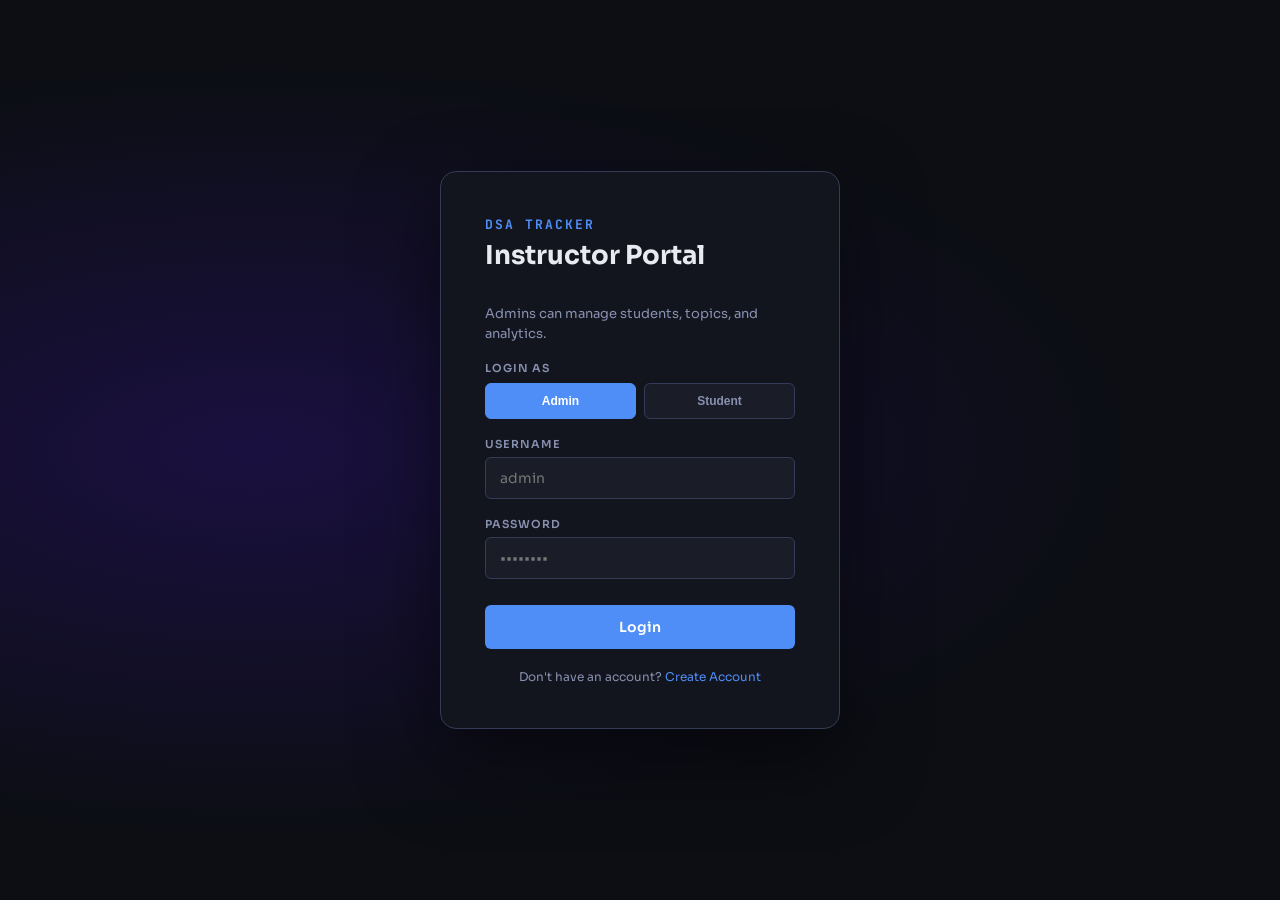
<file: index (1).html>
<!DOCTYPE html>
<html lang="en">
<head>
<meta charset="UTF-8">
<meta name="viewport" content="width=device-width, initial-scale=1.0">
<title>DSA Tracker — Instructor Portal</title>
<link href="https://fonts.googleapis.com/css2?family=JetBrains+Mono:wght@400;500;600;700&family=Sora:wght@300;400;500;600;700&display=swap" rel="stylesheet">
<link rel="stylesheet" href="styles.css">
</head>
</head>
<body>

<!-- ════════════════ LOGIN ════════════════ -->
<div id="login-screen">
  <div class="login-card" id="login-card">
    <div class="login-logo">DSA TRACKER</div>
    <div class="login-title" id="auth-title">Instructor Portal</div>
    <div class="login-info" id="role-desc">Login as an instructor to manage students and topics, or choose student access for your personal dashboard.</div>
    <div class="login-error" id="login-error">Invalid username or password.</div>
    <div class="form-group">
      <label class="login-label">Login As</label>
      <div class="role-switch">
        <button type="button" class="role-btn active" data-role="admin" onclick="selectRole('admin')">Admin</button>
        <button type="button" class="role-btn" data-role="student" onclick="selectRole('student')">Student</button>
      </div>
    </div>
    <div class="form-group" id="name-row" style="display:none;">
      <label class="login-label">Full Name</label>
      <input class="login-input" type="text" id="login-name" placeholder="Your full name">
    </div>
    <div class="form-group">
      <label class="login-label">Username</label>
      <input class="login-input" type="text" id="login-ID" placeholder="admin" onkeydown="if(event.key==='Enter')handleAuth()">
    </div>
    <div class="form-group">
      <label class="login-label">Password</label>
      <input class="login-input" type="password" id="login-pass" placeholder="••••••••" onkeydown="if(event.key==='Enter')handleAuth()">
    </div>
    <button class="login-btn" id="auth-btn" onclick="handleAuth()">Login</button>
    <div class="auth-footer">
      <span id="toggle-text">Don't have an account?</span>
      <a onclick="toggleAuthMode()" id="auth-toggle"> Create Account</a>
    </div>
  </div>
</div>

<!-- ════════════════ APP ════════════════ -->
<div id="app">
  <div class="layout">

    <!-- SIDEBAR -->
    <nav class="sidebar">
      <div class="sidebar-logo">DSA TRACKER<span>Instructor Portal</span></div>
      <div class="nav-section">
        <div class="nav-label">Overview</div>
        <div class="nav-item active" onclick="navigate('dashboard',this)"><span class="nav-icon">⬡</span> Dashboard</div>
        <div class="nav-label" style="margin-top:14px;">Manage</div>
        <div class="nav-item" onclick="navigate('students',this)"><span class="nav-icon">◈</span> Students</div>
        <div class="nav-item" onclick="navigate('topics',this)"><span class="nav-icon">⟐</span> Topics</div>
        <div class="nav-item" onclick="navigate('passwords',this)"><span class="nav-icon">🔑</span> Passwords</div>
        <div class="nav-label" style="margin-top:14px;">Insights</div>
        <div class="nav-item" onclick="navigate('activity',this)"><span class="nav-icon">◎</span> Activity Log</div>
        <div class="nav-item" onclick="navigate('alerts',this)"><span class="nav-icon">◬</span> Alerts</div>
      </div>
      <div class="sidebar-footer">
        <button class="logout-btn" onclick="handleLogout()"><span style="font-size:16px">⏻</span> Logout</button>
      </div>
    </nav>

    <!-- MAIN -->
    <div class="main">
      <div class="topbar">
        <div class="topbar-left">
          <span class="page-title" id="page-title">Dashboard</span>
        </div>
        <div class="topbar-right">
          <div class="search-wrap" id="search-wrap" style="display:none;">
            <span class="search-icon">⌕</span>
            <input class="search-input" id="search-box" placeholder="Search students…" oninput="handleSearch(this.value)">
          </div>
          <button class="btn-primary" id="add-btn" onclick="openAddModal()">+ Add Student</button>
        </div>
      </div>

      <div class="content">

        <!-- ── DASHBOARD PAGE ── -->
        <div class="page active" id="page-dashboard">
          <div class="metrics">
            <div class="metric-card">
              <div class="metric-label">Total Students</div>
              <div class="metric-value metric-accent" id="m-students">0</div>
              <div class="metric-sub">Enrolled this cohort</div>
            </div>
            <div class="metric-card">
              <div class="metric-label">Avg Completion</div>
              <div class="metric-value metric-green" id="m-completion">0%</div>
              <div class="metric-sub">Across all topics</div>
            </div>
            <div class="metric-card">
              <div class="metric-label">At Risk</div>
              <div class="metric-value metric-red" id="m-risk">0</div>
              <div class="metric-sub">Zero streak students</div>
            </div>
            <div class="metric-card">
              <div class="metric-label">Total Topics</div>
              <div class="metric-value metric-orange" id="m-topics">0</div>
              <div class="metric-sub">In curriculum</div>
            </div>
          </div>

          <div class="grid3">
            <div class="card">
              <div class="card-header">
                <span class="card-title">Topic Coverage</span>
                <div class="card-tabs">
                  <button class="tab-btn active" onclick="filterTopics('all',this)">All</button>
                  <button class="tab-btn" onclick="filterTopics('Linear',this)">Linear</button>
                  <button class="tab-btn" onclick="filterTopics('Algorithms',this)">Algos</button>
                  <button class="tab-btn" onclick="filterTopics('Dynamic',this)">DP</button>
                </div>
              </div>
              <div class="card-body" id="topic-list"></div>
            </div>

            <div style="display:flex;flex-direction:column;gap:20px;">
              <div class="card">
                <div class="card-header"><span class="card-title">Leaderboard</span></div>
                <div class="card-body" id="student-list"></div>
              </div>
              <div class="card">
                <div class="card-header" style="display:flex;justify-content:space-between;align-items:center;">
                  <span class="card-title">Activity Heatmap</span>
                  <div style="display:flex;align-items:center;gap:8px;font-size:12px;">
                    <button class="nav-calendar-btn" onclick="prevMonth()">←</button>
                    <span id="calendar-month" style="min-width:120px;text-align:center;font-weight:600;color:var(--text2);">January 2026</span>
                    <button class="nav-calendar-btn" onclick="nextMonth()">→</button>
                  </div>
                </div>
                <div id="heatmap-wrapper">
                  <div id="calendar-header">
                    <div class="calendar-day-label">Sun</div>
                    <div class="calendar-day-label">Mon</div>
                    <div class="calendar-day-label">Tue</div>
                    <div class="calendar-day-label">Wed</div>
                    <div class="calendar-day-label">Thu</div>
                    <div class="calendar-day-label">Fri</div>
                    <div class="calendar-day-label">Sat</div>
                  </div>
                  <div id="heatmap"></div>
                </div>
              </div>
            </div>
          </div>
        </div>

        <!-- ── STUDENTS PAGE ── -->
        <div class="page" id="page-students">
          <div class="card">
            <div class="table-wrap">
              <table>
                <thead>
                  <tr>
                    <th>Student</th><th>Topics Done</th><th>Score</th><th>Streak</th><th>Status</th><th>Progress</th><th>Actions</th>
                  </tr>
                </thead>
                <tbody id="students-tbody"></tbody>
              </table>
            </div>
          </div>
        </div>

        <!-- ── TOPICS PAGE ── -->
        <div class="page" id="page-topics">
          <div class="card">
            <div class="table-wrap">
              <table>
                <thead>
                  <tr><th>Topic</th><th>Category</th><th>Difficulty</th><th>Problems</th><th>Completion</th><th>Students</th></tr>
                </thead>
                <tbody id="topics-tbody"></tbody>
              </table>
            </div>
          </div>
        </div>

        <!-- ── ACTIVITY PAGE ── -->
        <div class="page" id="page-activity">
          <div class="card">
            <div class="card-header">
              <span class="card-title">Recent Activity</span>
              <div class="card-tabs">
                <button class="tab-btn active" onclick="filterActivity('all',this)">All</button>
                <button class="tab-btn" onclick="filterActivity('solved',this)">Solved</button>
                <button class="tab-btn" onclick="filterActivity('completed',this)">Completed</button>
                <button class="tab-btn" onclick="filterActivity('started',this)">Started</button>
              </div>
            </div>
            <div class="card-body" id="activity-log"></div>
          </div>
        </div>

        <!-- ── ALERTS PAGE ── -->
        <div class="page" id="page-alerts">
          <div class="grid2">
            <div class="card">
              <div class="card-header"><span class="card-title" style="color:var(--red)">⚠ At-Risk Students</span></div>
              <div class="card-body" id="alerts-risk"></div>
            </div>
            <div class="card">
              <div class="card-header"><span class="card-title" style="color:var(--green)">★ Top Performers</span></div>
              <div class="card-body" id="alerts-top"></div>
            </div>
          </div>
        </div>

        <!-- ── PASSWORDS PAGE ── -->
        <div class="page" id="page-passwords">
          <div class="card">
            <div class="card-header"><span class="card-title">Student Login Credentials</span></div>
            <div class="card-body">
              <div class="table-wrap">
                <table>
                  <thead>
                    <tr>
                      <th>Student Name</th><th>Username</th><th>Password</th>
                    </tr>
                  </thead>
                  <tbody id="passwords-tbody"></tbody>
                </table>
              </div>
            </div>
          </div>
        </div>

      </div><!-- /content -->
    </div><!-- /main -->
  </div><!-- /layout -->
</div><!-- /app -->

<div id="student-app" style="display:none; height: 100vh; overflow: hidden;">
  <div class="layout">
    <!-- STUDENT SIDEBAR -->
    <nav class="sidebar">
      <div class="sidebar-logo">DSA TRACKER<span>Student Portal</span></div>
      <div class="nav-section">
        <div class="nav-label">Overview</div>
        <div class="nav-item active" onclick="navigateStudent('dashboard',this)"><span class="nav-icon">⬡</span> Dashboard</div>
        <div class="nav-label" style="margin-top:14px;">Learning</div>
        <div class="nav-item" onclick="navigateStudent('courses',this)"><span class="nav-icon">⟐</span> Courses</div>
        <div class="nav-item" onclick="navigateStudent('tasks',this)"><span class="nav-icon">◈</span> Tasks</div>
        <div class="nav-label" style="margin-top:14px;">History</div>
        <div class="nav-item" onclick="navigateStudent('activity',this)"><span class="nav-icon">◎</span> Activity Log</div>
      </div>
      <div class="sidebar-footer">
        <button class="logout-btn" onclick="handleLogout()"><span style="font-size:16px">⏻</span> Logout</button>
      </div>
    </nav>

    <div class="main">
      <div class="topbar">
        <div class="topbar-left"><span class="page-title" id="student-topbar-title">Dashboard</span></div>
      </div>
      <div class="content">
        <!-- DASHBOARD -->
        <div class="page active" id="student-page-dashboard">
          <div id="student-welcome" style="margin-bottom: 20px; font-weight: 600; font-size: 16px;">Welcome back</div>
          <div class="metrics" id="student-metrics" style="margin-bottom:20px;"></div>
          <div class="grid2">
            <div class="card">
              <div class="card-header" style="display:flex;justify-content:space-between;align-items:center;">
                <span class="card-title">Your Login Activity</span>
                <div style="display:flex;align-items:center;gap:8px;font-size:12px;">
                  <button class="nav-calendar-btn" onclick="prevStudentMonth()">←</button>
                  <span id="student-calendar-month" style="min-width:120px;text-align:center;font-weight:600;color:var(--text2);">January 2026</span>
                  <button class="nav-calendar-btn" onclick="nextStudentMonth()">→</button>
                </div>
              </div>
              <div id="student-heatmap-wrapper" style="padding:16px 20px;">
                <div id="student-calendar-header">
                  <div class="calendar-day-label">Sun</div><div class="calendar-day-label">Mon</div><div class="calendar-day-label">Tue</div><div class="calendar-day-label">Wed</div><div class="calendar-day-label">Thu</div><div class="calendar-day-label">Fri</div><div class="calendar-day-label">Sat</div>
                </div>
                <div id="student-heatmap"></div>
              </div>
            </div>
            <div class="card">
              <div class="card-header"><span class="card-title">Recent Activity</span></div>
              <div class="card-body" id="student-activity" style="max-height: 300px; overflow-y: auto;"></div>
            </div>
          </div>
        </div>
        <!-- COURSES -->
        <div class="page" id="student-page-courses">
          <div class="card">
            <div class="card-header"><span class="card-title">Completed Topics</span></div>
            <div class="card-body" id="student-topics"></div>
          </div>
          <div class="card">
            <div class="card-header"><span class="card-title">Available Courses</span></div>
            <div class="card-body" id="student-courses"></div>
          </div>
        </div>
        <!-- TASKS -->
        <div class="page" id="student-page-tasks">
          <div class="card">
            <div class="card-header"><span class="card-title">Current Tasks</span></div>
            <div class="card-body" id="student-tasks"></div>
          </div>
        </div>
        <!-- ACTIVITY LOG (FULL) -->
        <div class="page" id="student-page-activity">
          <div class="card">
            <div class="card-header"><span class="card-title">Full Activity History</span></div>
            <div class="card-body" id="student-full-activity"></div>
          </div>
        </div>
      </div>
    </div>
  </div><!-- /layout -->
</div>

<!-- ── MODAL ── -->
<div id="modal" onclick="closeModal(event)">
  <div class="modal-card">
    <div class="modal-header">
      <span class="modal-title" id="modal-title"></span>
      <button class="modal-close" onclick="document.getElementById('modal').style.display='none'">✕</button>
    </div>
    <div class="modal-body" id="modal-body"></div>
    <div class="modal-footer">
      <button class="btn-cancel" onclick="document.getElementById('modal').style.display='none'">Cancel</button>
      <button class="btn-save" onclick="saveModal()">Save</button>
    </div>
  </div>
</div>

<script src="script.js"></script>
</body>
</html>
</body>
</html>
</file>
<file: styles.css>
:root {
    --bg: #0c0e14;
    --bg2: #13151e;
    --bg3: #1a1d28;
    --bg4: #21253a;
    --border: #2a2f45;
    --border2: #353b56;
    --text: #e8eaf2;
    --text2: #8890b0;
    --text3: #555d80;
    --accent: #4f8ef7;
    --accent2: #7b5cf0;
    --green: #34c77b;
    --orange: #f5a623;
    --red: #e85454;
    --yellow: #f5d020;
    --radius: 10px;
    --radius2: 6px;
    --mono: 'JetBrains Mono', monospace;
    --sans: 'Sora', sans-serif;
  }
  *, *::before, *::after { box-sizing: border-box; margin: 0; padding: 0; }
  html, body { height: 100%; font-family: var(--sans); background: var(--bg); color: var(--text); font-size: 14px; }

  /* ─── SCROLLBAR ─── */
  ::-webkit-scrollbar { width: 5px; height: 5px; }
  ::-webkit-scrollbar-track { background: transparent; }
  ::-webkit-scrollbar-thumb { background: var(--border2); border-radius: 99px; }

  /* ─── LOGIN ─── */
  #login-screen {
    display: flex; align-items: center; justify-content: center;
    min-height: 100vh;
    background: radial-gradient(ellipse at 20% 50%, #1a1040 0%, var(--bg) 60%),
                radial-gradient(ellipse at 80% 20%, #0d2240 0%, transparent 50%);
  }
  .login-card {
    background: var(--bg2); border: 1px solid var(--border2);
    border-radius: 16px; padding: 44px; width: 400px;
    box-shadow: 0 30px 80px rgba(0,0,0,0.5);
  }
  .login-logo {
    font-family: var(--mono); font-weight: 700; font-size: 13px;
    color: var(--accent); letter-spacing: 2px; text-transform: uppercase;
    margin-bottom: 6px;
  }
  .login-title {
    font-size: 26px; font-weight: 700; margin-bottom: 32px; color: var(--text);
  }
  .login-label { display: block; font-size: 11px; font-weight: 600; color: var(--text2); letter-spacing: 1px; text-transform: uppercase; margin-bottom: 6px; }
  .login-input {
    width: 100%; background: var(--bg3); border: 1px solid var(--border2);
    border-radius: var(--radius2); padding: 11px 14px; color: var(--text);
    font-family: var(--sans); font-size: 14px; outline: none;
    transition: border-color .2s;
  }
  .login-input:focus { border-color: var(--accent); }
  .form-group { margin-bottom: 18px; }
  .login-btn {
    width: 100%; background: var(--accent); border: none; border-radius: var(--radius2);
    padding: 13px; color: #fff; font-family: var(--sans); font-size: 14px;
    font-weight: 600; cursor: pointer; margin-top: 8px; transition: opacity .2s, transform .1s;
  }
  .login-btn:hover { opacity: .9; }
  .login-btn:active { transform: scale(.98); }
  .login-error {
    display: none; color: var(--red); font-size: 12px;
    background: #e8545415; border: 1px solid #e8545430;
    border-radius: var(--radius2); padding: 9px 12px; margin-bottom: 16px;
  }
  .auth-footer { margin-top: 20px; text-align: center; font-size: 12px; color: var(--text2); }
  .auth-footer a { color: var(--accent); cursor: pointer; text-decoration: none; }
  .auth-footer a:hover { text-decoration: underline; }
  .login-info { font-size: 13px; color: var(--text2); margin-bottom: 18px; line-height: 1.5; }
  .role-switch { display: flex; gap: 8px; margin-top: 8px; }
  .role-btn {
    flex: 1; background: var(--bg3); border: 1px solid var(--border2); color: var(--text2);
    border-radius: var(--radius2); padding: 10px 12px; cursor: pointer;
    font-size: 12px; font-weight: 700; transition: all .2s;
  }
  .role-btn.active { background: var(--accent); color: #fff; border-color: var(--accent); }
  .role-btn:disabled { opacity: .4; cursor: not-allowed; }
  @keyframes shake { 0%,100%{transform:translateX(0)} 25%{transform:translateX(-6px)} 75%{transform:translateX(6px)} }

  /* ─── APP LAYOUT ─── */
  #app { display: none; height: 100vh; overflow: hidden; }
  .layout { display: flex; height: 100%; }

  /* ─── SIDEBAR ─── */
  .sidebar {
    width: 220px; min-width: 220px; background: var(--bg2);
    border-right: 1px solid var(--border);
    display: flex; flex-direction: column; padding: 20px 0;
  }
  .sidebar-logo {
    padding: 0 20px 24px;
    font-family: var(--mono); font-size: 12px; font-weight: 700;
    color: var(--accent); letter-spacing: 2px;
    border-bottom: 1px solid var(--border);
  }
  .sidebar-logo span { display: block; color: var(--text3); font-weight: 400; margin-top: 2px; }
  .nav-section { padding: 16px 12px 0; flex: 1; }
  .nav-label { font-size: 9px; font-weight: 700; letter-spacing: 1.5px; color: var(--text3); text-transform: uppercase; padding: 0 8px; margin-bottom: 6px; }
  .nav-item {
    display: flex; align-items: center; gap: 10px;
    padding: 9px 10px; border-radius: var(--radius2); cursor: pointer;
    color: var(--text2); font-size: 13px; font-weight: 500;
    transition: background .15s, color .15s; margin-bottom: 2px;
  }
  .nav-item:hover { background: var(--bg3); color: var(--text); }
  .nav-item.active { background: var(--accent)18; color: var(--accent); }
  .nav-icon { font-size: 16px; width: 20px; text-align: center; }
  .sidebar-footer { padding: 16px 12px; border-top: 1px solid var(--border); }
  .logout-btn {
    display: flex; align-items: center; gap: 10px;
    padding: 9px 10px; border-radius: var(--radius2); cursor: pointer;
    color: var(--text3); font-size: 13px; font-weight: 500;
    transition: all .15s; width: 100%; background: none; border: none; font-family: var(--sans);
  }
  .logout-btn:hover { background: var(--red)18; color: var(--red); }

  /* ─── MAIN ─── */
  .main { flex: 1; display: flex; flex-direction: column; overflow: hidden; }
  .topbar {
    display: flex; align-items: center; justify-content: space-between;
    padding: 0 28px; height: 60px; border-bottom: 1px solid var(--border);
    background: var(--bg2); flex-shrink: 0;
  }
  .topbar-left { display: flex; align-items: center; gap: 12px; }
  .page-title { font-size: 16px; font-weight: 700; }
  .topbar-right { display: flex; align-items: center; gap: 10px; }
  .search-wrap { position: relative; }
  .search-input {
    background: var(--bg3); border: 1px solid var(--border2);
    border-radius: var(--radius2); padding: 7px 12px 7px 32px;
    color: var(--text); font-family: var(--sans); font-size: 13px;
    outline: none; width: 220px; transition: border-color .2s;
  }
  .search-input:focus { border-color: var(--accent); }
  .search-icon { position: absolute; left: 10px; top: 50%; transform: translateY(-50%); color: var(--text3); font-size: 13px; }
  .btn-primary {
    background: var(--accent); border: none; border-radius: var(--radius2);
    padding: 8px 16px; color: #fff; font-family: var(--sans); font-size: 13px;
    font-weight: 600; cursor: pointer; transition: opacity .15s;
  }
  .btn-primary:hover { opacity: .85; }

  /* ─── CONTENT ─── */
  .content { flex: 1; overflow-y: auto; padding: 28px; }
  .page { display: none; }
  .page.active { display: block; }

  /* ─── METRICS ─── */
  .metrics { display: grid; grid-template-columns: repeat(4, 1fr); gap: 12px; margin-bottom: 20px; }
  .metric-card {
    background: var(--bg2); border: 1px solid var(--border);
    border-radius: var(--radius); padding: 12px 14px;
  }
  .metric-label { font-size: 10px; font-weight: 600; color: var(--text3); text-transform: uppercase; letter-spacing: 0.5px; margin-bottom: 4px; }
  .metric-value { font-size: 22px; font-weight: 700; font-family: var(--mono); }
  .metric-sub { font-size: 10px; color: var(--text3); margin-top: 2px; }
  .metric-accent { color: var(--accent); }
  .metric-green { color: var(--green); }
  .metric-red { color: var(--red); }
  .metric-orange { color: var(--orange); }

  /* ─── GRID ─── */
  .grid2 { display: grid; grid-template-columns: 1fr 1fr; gap: 20px; margin-bottom: 20px; }
  .grid3 { display: grid; grid-template-columns: 2fr 1fr; gap: 20px; }

  /* ─── CARD ─── */
  .card { background: var(--bg2); border: 1px solid var(--border); border-radius: var(--radius); margin-bottom: 16px; }
  .card-header {
    display: flex; align-items: center; justify-content: space-between;
    padding: 12px 16px; border-bottom: 1px solid var(--border);
  }
  .card-title { font-size: 12px; font-weight: 600; }
  .card-body { padding: 12px 16px; }
  .card-tabs { display: flex; gap: 4px; }
  .tab-btn {
    background: none; border: 1px solid transparent; border-radius: var(--radius2);
    padding: 4px 10px; font-size: 11px; font-weight: 600; cursor: pointer;
    color: var(--text2); font-family: var(--sans); transition: all .15s;
  }
  .tab-btn:hover { background: var(--bg3); color: var(--text); }
  .tab-btn.active { background: var(--accent)20; border-color: var(--accent)40; color: var(--accent); }

  /* ─── TOPIC PROGRESS ─── */
  .topic-row { display: grid; grid-template-columns: 120px 90px 1fr 40px; align-items: center; gap: 10px; padding: 5px 0; border-bottom: 1px solid var(--border)80; }
  .topic-row:last-child { border-bottom: none; }
  .topic-name { font-size: 12px; font-weight: 500; }
  .topic-cat { font-size: 10px; color: var(--text3); }
  .prog-bar { height: 6px; background: var(--bg4); border-radius: 99px; overflow: hidden; }
  .prog-fill { height: 100%; border-radius: 99px; transition: width .5s; }
  .prog-pct { font-family: var(--mono); font-size: 10px; font-weight: 600; text-align: right; }

  /* ─── LEADERBOARD ─── */
  .student-row {
    display: flex; align-items: center; gap: 10px;
    padding: 8px 0; border-bottom: 1px solid var(--border)60; cursor: pointer;
    transition: background .1s; border-radius: var(--radius2); padding-left: 4px; padding-right: 4px;
  }
  .student-row:hover { background: var(--bg3); }
  .student-row:last-child { border-bottom: none; }
  .avatar {
    width: 32px; height: 32px; border-radius: 8px;
    font-size: 11px; font-weight: 700; font-family: var(--mono);
    display: flex; align-items: center; justify-content: center; flex-shrink: 0;
  }
  .student-name { flex: 1; font-size: 13px; font-weight: 500; }
  .student-score { font-family: var(--mono); font-size: 13px; font-weight: 600; color: var(--accent); }
  .status-dot { width: 7px; height: 7px; border-radius: 50%; }
  .dot-active { background: var(--green); box-shadow: 0 0 6px var(--green)80; }
  .dot-idle { background: var(--orange); }
  .dot-offline { background: var(--text3); }

  /* ─── HEATMAP ─── */
  .nav-calendar-btn { background: none; border: none; color: var(--accent); font-size: 14px; cursor: pointer; padding: 2px 6px; font-weight: bold; transition: all .2s; }
  .nav-calendar-btn:hover { opacity: 0.8; }
  #heatmap-wrapper { padding: 12px 16px; }
  #student-heatmap-wrapper { padding: 12px 16px; }
  #calendar-header { display: grid; grid-template-columns: repeat(7, 1fr); gap: 3px; margin-bottom: 6px; text-align: center; }
  #student-calendar-header { display: grid; grid-template-columns: repeat(7, 1fr); gap: 3px; margin-bottom: 6px; text-align: center; }
  .calendar-day-label { font-size: 8px; font-weight: 700; color: var(--text3); text-transform: uppercase; letter-spacing: 0.5px; padding: 2px 0; }
  #heatmap { display: grid; grid-template-columns: repeat(7, 1fr); gap: 3px; }
  #student-heatmap { display: grid; grid-template-columns: repeat(7, 1fr); gap: 3px; }
  .heat-cell { aspect-ratio: 1; border-radius: 3px; cursor: pointer; transition: transform .1s; position: relative; display: flex; align-items: center; justify-content: center; font-size: 7px; font-weight: 600; }
  .heat-cell:hover { transform: scale(1.2); box-shadow: 0 0 8px rgba(0,0,0,0.3); }
  .heat-cell.empty { background: var(--bg3); color: var(--text3); }
  .heat-0 { background: var(--bg4); color: var(--text3); }
  .heat-1 { background: #1a3a5c; color: #fff; }
  .heat-2 { background: #1d5a8a; color: #fff; }
  .heat-3 { background: #2678bc; color: #fff; }
  .heat-4 { background: var(--accent); color: #fff; }

  /* ─── TABLE ─── */
  .table-wrap { overflow-x: auto; }
  table { width: 100%; border-collapse: collapse; }
  th { font-size: 10px; font-weight: 700; text-transform: uppercase; letter-spacing: 1px; color: var(--text3); padding: 10px 16px; text-align: left; border-bottom: 1px solid var(--border); background: var(--bg3); }
  td { padding: 11px 16px; border-bottom: 1px solid var(--border)50; font-size: 13px; vertical-align: middle; }
  tr:last-child td { border-bottom: none; }
  tr:hover td { background: var(--bg3)80; }
  .badge { font-size: 10px; font-weight: 700; padding: 3px 8px; border-radius: 99px; text-transform: uppercase; letter-spacing: .5px; }
  .badge-easy { background: var(--green)20; color: var(--green); }
  .badge-med { background: var(--orange)20; color: var(--orange); }
  .badge-hard { background: var(--red)20; color: var(--red); }
  .status-badge { font-size: 11px; font-weight: 600; padding: 3px 9px; border-radius: 99px; }
  .status-active { background: var(--green)18; color: var(--green); }
  .status-idle { background: var(--orange)18; color: var(--orange); }
  .status-offline { background: var(--text3)18; color: var(--text2); }
  .mini-bar { display: flex; gap: 3px; }
  .mini-block { width: 12px; height: 12px; border-radius: 2px; }
  .btn-sm {
    background: var(--bg4); border: 1px solid var(--border2);
    border-radius: var(--radius2); padding: 4px 10px;
    font-size: 11px; font-weight: 600; cursor: pointer;
    color: var(--text2); font-family: var(--sans); transition: all .15s;
  }
  .btn-sm:hover { background: var(--accent)20; border-color: var(--accent)40; color: var(--accent); }
  .btn-sm.danger:hover { background: var(--red)20; border-color: var(--red)40; color: var(--red); }

  /* ─── ACTIVITY LOG ─── */
  .activity-item { display: flex; align-items: center; gap: 10px; padding: 6px 0; border-bottom: 1px solid var(--border)50; }
  .activity-item:last-child { border-bottom: none; }
  .activity-info { flex: 1; font-size: 12px; }
  .activity-type { font-size: 9px; font-weight: 700; padding: 2px 6px; border-radius: 99px; text-transform: uppercase; letter-spacing: .5px; }
  .activity-time { font-size: 10px; color: var(--text3); font-family: var(--mono); width: 50px; text-align: right; }

  /* ─── ALERTS ─── */
  .alert-row { display: flex; align-items: flex-start; gap: 12px; padding: 12px 0; border-bottom: 1px solid var(--border)50; }
  .alert-row:last-child { border-bottom: none; }
  .alert-icon { font-size: 18px; margin-top: 2px; }
  .alert-title { font-size: 13px; font-weight: 600; margin-bottom: 2px; }
  .alert-sub { font-size: 11px; color: var(--text2); }

  /* ─── COURSE AND TASK ITEMS ─── */
  .course-item { display: flex; align-items: center; justify-content: space-between; padding: 8px 0; border-bottom: 1px solid var(--border)50; }
  .course-item:last-child { border-bottom: none; }
  .course-info { flex: 1; }
  .course-name { font-size: 12px; font-weight: 600; display: block; }
  .course-cat { font-size: 10px; color: var(--text3); }
  .task-item { display: flex; align-items: center; gap: 10px; padding: 6px 0; border-bottom: 1px solid var(--border)50; }
  .task-item:last-child { border-bottom: none; }
  .task-item.completed { opacity: 0.6; }
  .task-desc { flex: 1; font-size: 12px; }
  .task-topic { font-size: 10px; color: var(--text3); font-weight: 500; }

  /* ─── MODAL ─── */
  #modal {
    display: none; position: fixed; inset: 0; z-index: 100;
    background: #000000aa; align-items: center; justify-content: center;
    backdrop-filter: blur(4px);
  }
  .modal-card {
    background: var(--bg2); border: 1px solid var(--border2);
    border-radius: 14px; width: 440px; max-width: 96vw;
    box-shadow: 0 30px 80px rgba(0,0,0,.6);
  }
  .modal-header {
    display: flex; align-items: center; justify-content: space-between;
    padding: 20px 24px; border-bottom: 1px solid var(--border);
  }
  .modal-title { font-size: 15px; font-weight: 700; }
  .modal-close { background: none; border: none; color: var(--text3); font-size: 20px; cursor: pointer; line-height: 1; }
  .modal-close:hover { color: var(--text); }
  .modal-body { padding: 24px; }
  .modal-footer { padding: 16px 24px; border-top: 1px solid var(--border); display: flex; justify-content: flex-end; gap: 8px; }
  .form-label { display: block; font-size: 11px; font-weight: 700; color: var(--text2); letter-spacing: 1px; text-transform: uppercase; margin-bottom: 6px; }
  .form-input {
    width: 100%; background: var(--bg3); border: 1px solid var(--border2);
    border-radius: var(--radius2); padding: 10px 12px; color: var(--text);
    font-family: var(--sans); font-size: 13px; outline: none; transition: border-color .2s;
    /*-webkit-appearance: none;*/
  }
  .form-input:focus { border-color: var(--accent); }
  .form-input option { background: var(--bg3); }
  .form-row { margin-bottom: 16px; }
  .form-row:last-child { margin-bottom: 0; }
  .btn-cancel {
    background: var(--bg3); border: 1px solid var(--border2);
    border-radius: var(--radius2); padding: 9px 18px;
    color: var(--text2); font-family: var(--sans); font-size: 13px;
    font-weight: 600; cursor: pointer;
  }
  .btn-save {
    background: var(--accent); border: none;
    border-radius: var(--radius2); padding: 9px 18px;
    color: #fff; font-family: var(--sans); font-size: 13px;
    font-weight: 600; cursor: pointer;
  }
  .btn-cancel:hover { background: var(--bg4); }
  .btn-save:hover { opacity: .85; }
  .btn-primary { background: var(--accent); border: none; color: #fff; border-radius: var(--radius2); padding: 8px 16px; font-size: 12px; font-weight: 600; cursor: pointer; }
  .btn-primary:hover { opacity: .85; }
  .btn-success { background: var(--green); border: none; color: #fff; border-radius: var(--radius2); padding: 8px 16px; font-size: 12px; font-weight: 600; cursor: pointer; }
  .btn-success:hover { opacity: .85; }

  /* ─── SECTION HEADER ─── */
  .section-header { display: flex; align-items: center; justify-content: space-between; margin-bottom: 16px; }
  .section-title { font-size: 15px; font-weight: 700; }
</file>
